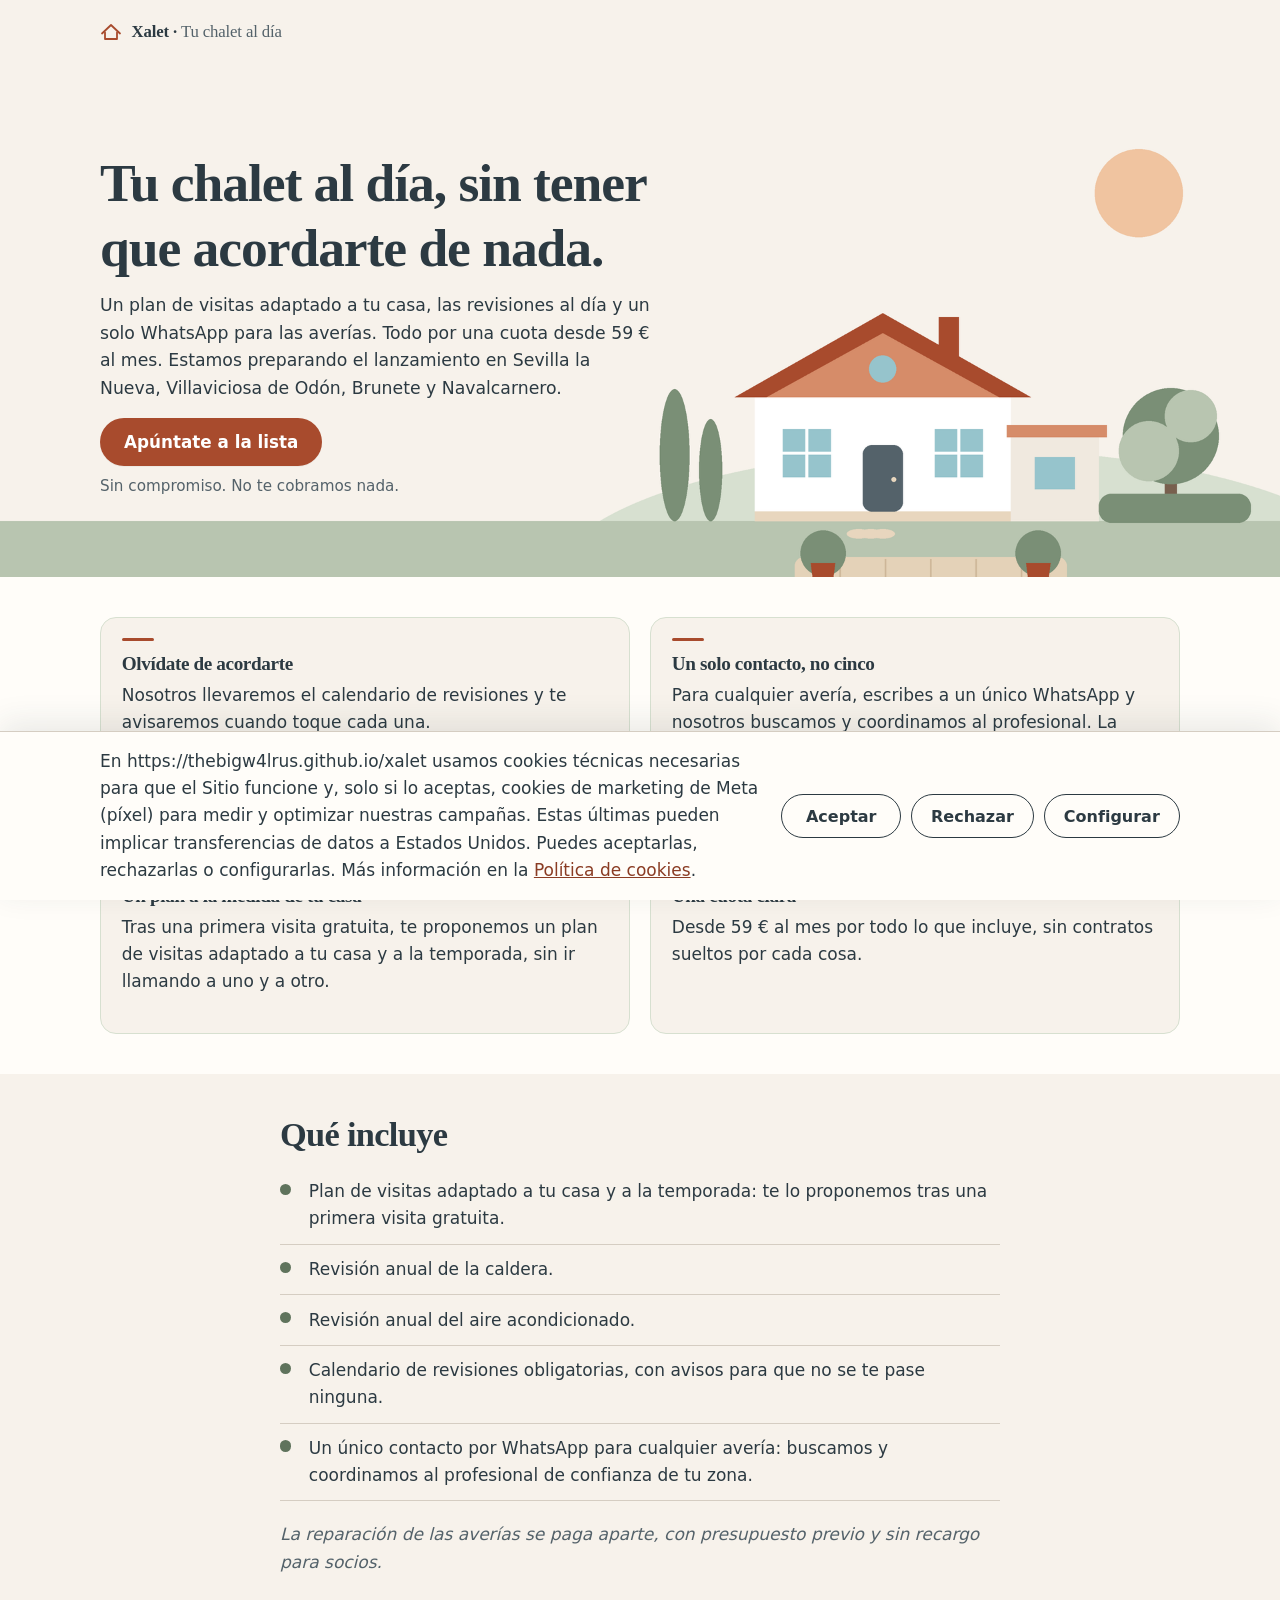
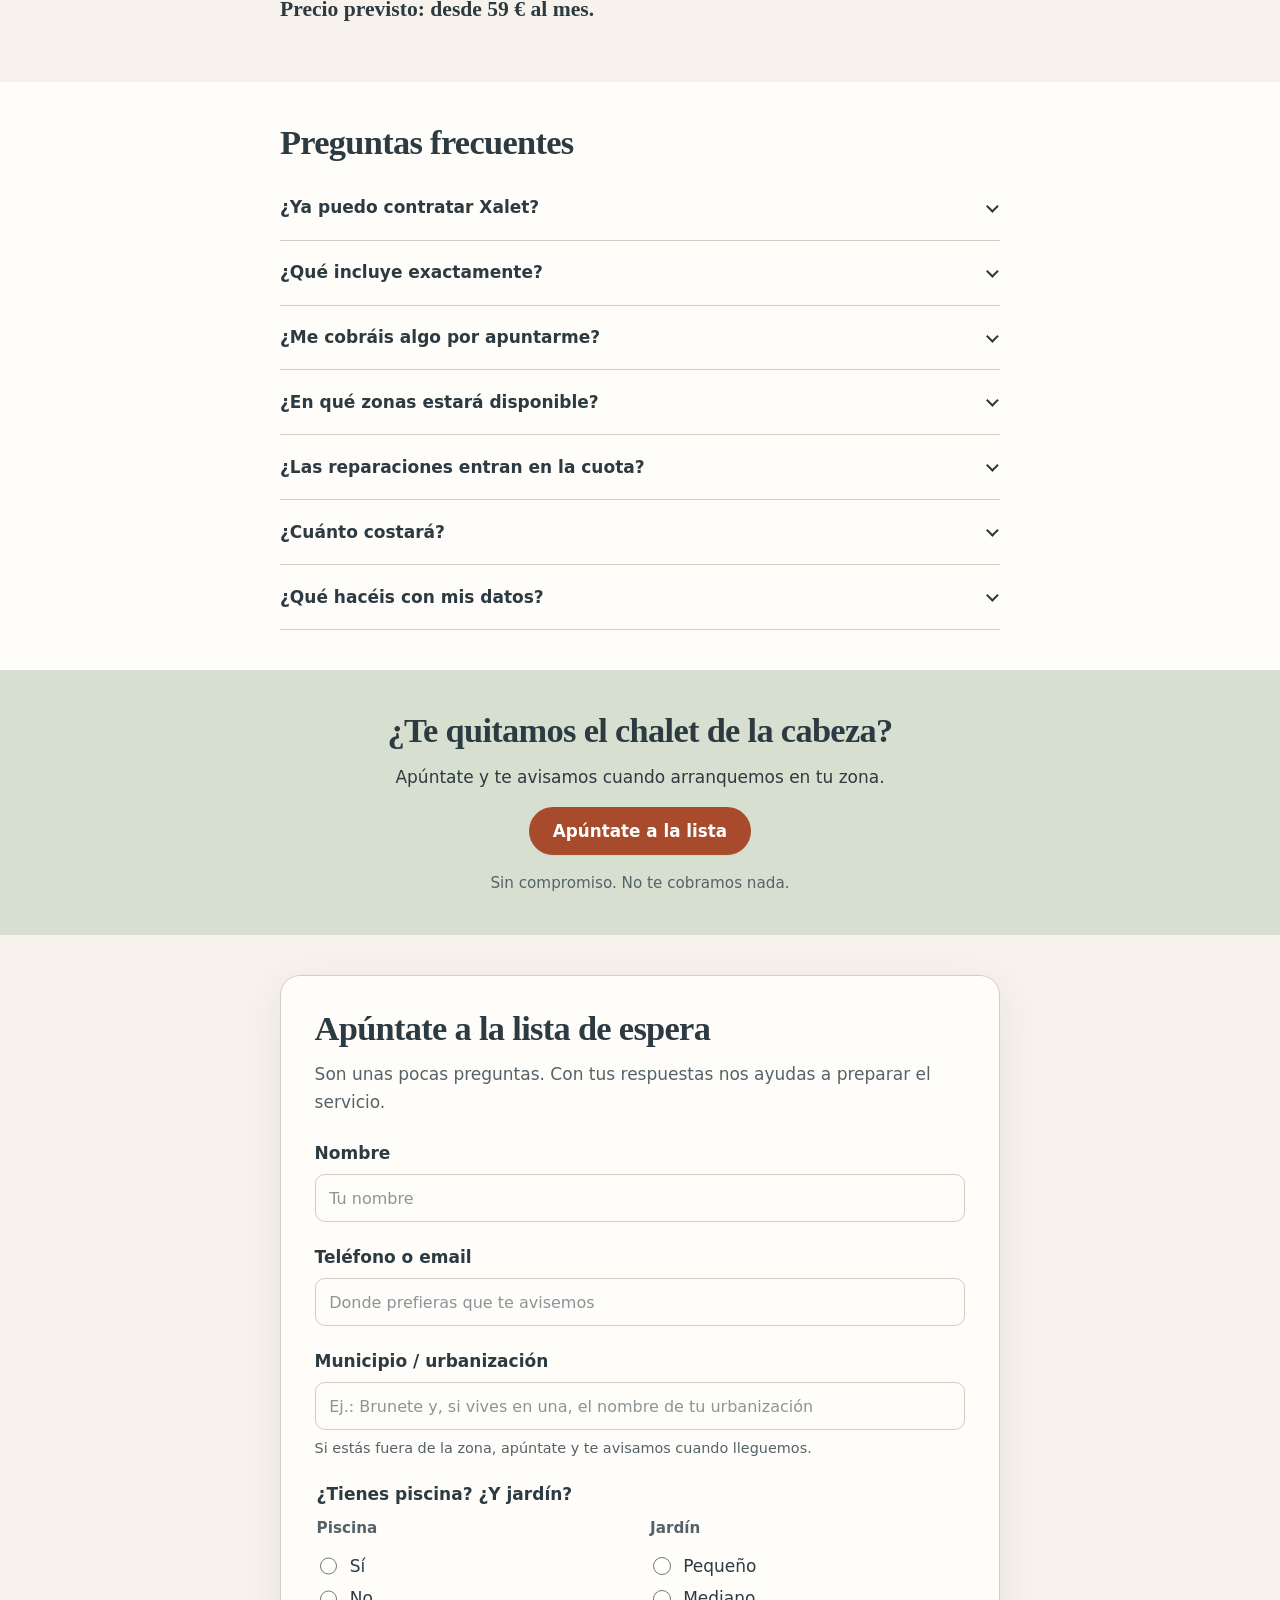
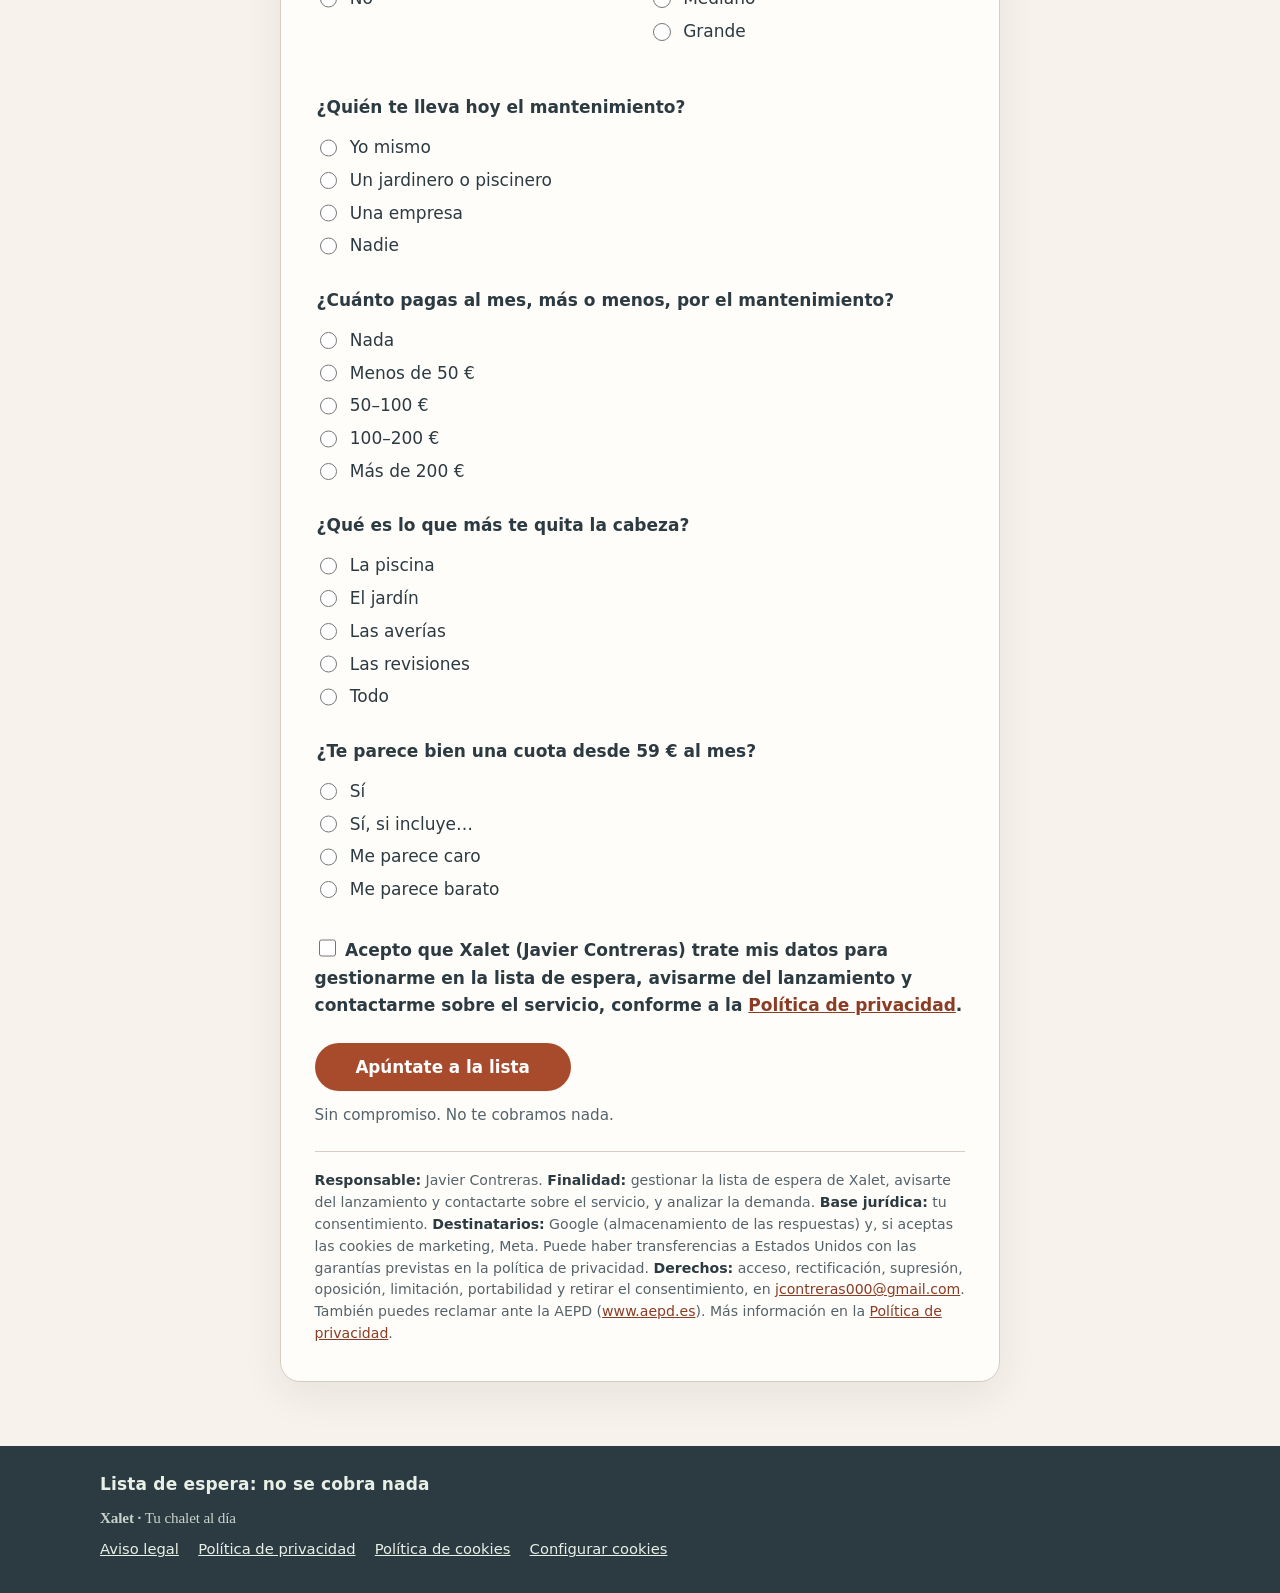
<file: index.html>
<!DOCTYPE html>
<html lang="es">
<head>
  <meta charset="utf-8">
  <meta name="viewport" content="width=device-width, initial-scale=1">
  <meta name="description" content="Un plan de visitas adaptado a tu casa, las revisiones al día y un solo WhatsApp para las averías. Apúntate a la lista de espera de Xalet. Sin compromiso. No te cobramos nada.">
  <title>Xalet · Tu chalet al día</title>
  <link rel="icon" href="images/favicon.svg" type="image/svg+xml">
  <link rel="stylesheet" href="styles.css">
</head>
<body>
  <a class="skip-link" href="#formulario">Saltar al formulario</a>

  <header class="site-header">
    <div class="wrap header-inner">
      <a class="brand" href="index.html">
        <span class="brand-mark" aria-hidden="true">
          <svg width="22" height="22" viewBox="0 0 22 22" fill="none">
            <path d="M2 12.5 11 4l9 8.5" stroke="currentColor" stroke-width="1.8" stroke-linecap="round" stroke-linejoin="round"/>
            <path d="M5 11.5V18h12v-6.5" stroke="currentColor" stroke-width="1.8" stroke-linecap="round" stroke-linejoin="round"/>
          </svg>
        </span>
        <span class="brand-lockup"><span class="brand-name">Xalet</span><span class="brand-dot" aria-hidden="true"> · </span><span class="brand-tagline">Tu chalet al día</span></span>
      </a>
    </div>
  </header>

  <main>
    <section class="hero" aria-labelledby="titular">
      <div class="hero-media">
        <picture>
          <source type="image/webp" srcset="images/hero.webp">
          <img src="images/hero.jpg" width="1920" height="1080" alt="Ilustración de un chalet blanco con tejado de terracota, una terraza con dos macetas y jardín, al sol.">
        </picture>
      </div>
      <div class="wrap hero-grid">
        <div class="hero-copy">
          <h1 id="titular">Tu chalet al día, sin tener que acordarte de nada.</h1>
          <p class="lede">Un plan de visitas adaptado a tu casa, las revisiones al día y un solo WhatsApp para las averías. Todo por una cuota desde 59&nbsp;€ al mes. Estamos preparando el lanzamiento en Sevilla la Nueva, Villaviciosa de Odón, Brunete y Navalcarnero.</p>
          <p class="hero-cta">
            <a class="btn" href="#formulario">Apúntate a la lista</a>
          </p>
          <p class="micro">Sin compromiso. No te cobramos nada.</p>
        </div>
      </div>
    </section>

    <section class="section benefits" aria-labelledby="beneficios-title">
      <div class="wrap">
        <h2 id="beneficios-title" class="visually-hidden">Beneficios</h2>
        <ul class="benefit-grid">
          <li>
            <h3>Olvídate de acordarte</h3>
            <p>Nosotros llevaremos el calendario de revisiones y te avisaremos cuando toque cada una.</p>
          </li>
          <li>
            <h3>Un solo contacto, no cinco</h3>
            <p>Para cualquier avería, escribes a un único WhatsApp y nosotros buscamos y coordinamos al profesional. La reparación va aparte, con presupuesto previo y sin recargo para socios.</p>
          </li>
          <li>
            <h3>Un plan a la medida de tu casa</h3>
            <p>Tras una primera visita gratuita, te proponemos un plan de visitas adaptado a tu casa y a la temporada, sin ir llamando a uno y a otro.</p>
          </li>
          <li>
            <h3>Una cuota clara</h3>
            <p>Desde 59&nbsp;€ al mes por todo lo que incluye, sin contratos sueltos por cada cosa.</p>
          </li>
        </ul>
      </div>
    </section>

    <section class="section includes" aria-labelledby="incluye-title">
      <div class="wrap narrow">
        <h2 id="incluye-title">Qué incluye</h2>
        <ul class="include-list">
          <li>Plan de visitas adaptado a tu casa y a la temporada: te lo proponemos tras una primera visita gratuita.</li>
          <li>Revisión anual de la caldera.</li>
          <li>Revisión anual del aire acondicionado.</li>
          <li>Calendario de revisiones obligatorias, con avisos para que no se te pase ninguna.</li>
          <li>Un único contacto por WhatsApp para cualquier avería: buscamos y coordinamos al profesional de confianza de tu zona.</li>
        </ul>
        <p class="note">La reparación de las averías se paga aparte, con presupuesto previo y sin recargo para socios.</p>
        <p class="price">Precio previsto: desde 59&nbsp;€ al mes.</p>
      </div>
    </section>

    <section class="section faq" aria-labelledby="faq-title">
      <div class="wrap narrow">
        <h2 id="faq-title">Preguntas frecuentes</h2>
        <div class="accordion">
          <details>
            <summary>¿Ya puedo contratar Xalet?</summary>
            <p>Todavía no. El servicio aún no está en marcha: ahora mismo estamos abriendo una lista de espera para el lanzamiento. Si te apuntas, serás de los primeros en enterarte.</p>
          </details>
          <details>
            <summary>¿Qué incluye exactamente?</summary>
            <p>Lo ajustamos a tu casa, sin permanencia. Tras una primera visita gratuita, te proponemos un plan de visitas adaptado a tu casa y a la temporada.</p>
          </details>
          <details>
            <summary>¿Me cobráis algo por apuntarme?</summary>
            <p>No. Apuntarte a la lista es gratis y no te compromete a nada. No te pedimos tarjeta ni datos de pago.</p>
          </details>
          <details>
            <summary>¿En qué zonas estará disponible?</summary>
            <p>Empezaremos en Sevilla la Nueva, Villaviciosa de Odón, Brunete y Navalcarnero. Si estás fuera de la zona, apúntate y te avisamos cuando lleguemos.</p>
          </details>
          <details>
            <summary>¿Las reparaciones entran en la cuota?</summary>
            <p>No. La cuota incluye buscar y coordinar al profesional cuando tengas una avería, pero la reparación se paga aparte, sin recargo para socios. Antes de cualquier reparación te pasamos presupuesto.</p>
          </details>
          <details>
            <summary>¿Cuánto costará?</summary>
            <p>Desde 59&nbsp;€ al mes. Es el precio que tenemos previsto para el lanzamiento. Justo por eso te preguntamos en el formulario qué te parece: tu respuesta nos ayuda a ajustarlo.</p>
          </details>
          <details>
            <summary>¿Qué hacéis con mis datos?</summary>
            <p>Solo los usaremos para avisarte del lanzamiento y, si nos das permiso, para llamarte o escribirte y preguntarte qué necesitas. No los usaremos para nada más y puedes pedirnos que los borremos cuando quieras. Tienes más información en nuestra <a href="privacidad.html">política de privacidad</a>.</p>
          </details>
        </div>
      </div>
    </section>

    <section class="section cta-final" aria-labelledby="cta-final-title">
      <div class="wrap narrow center">
        <h2 id="cta-final-title">¿Te quitamos el chalet de la cabeza?</h2>
        <p>Apúntate y te avisamos cuando arranquemos en tu zona.</p>
        <p><a class="btn" href="#formulario">Apúntate a la lista</a></p>
        <p class="micro">Sin compromiso. No te cobramos nada.</p>
      </div>
    </section>

    <section class="section form-section" id="formulario" aria-labelledby="form-title">
      <div class="wrap narrow">
        <div id="confirmacion" class="confirmation" hidden tabindex="-1">
          <h2>¡Ya estás en la lista!</h2>
          <p>Gracias por apuntarte. Te avisaremos en cuanto Xalet arranque. Recuerda que no te hemos cobrado nada y que no te compromete a nada.</p>
        </div>

        <form id="lista-espera" novalidate>
          <h2 id="form-title">Apúntate a la lista de espera</h2>
          <p class="lede-form">Son unas pocas preguntas. Con tus respuestas nos ayudas a preparar el servicio.</p>

          <div class="hp" aria-hidden="true">
            <label for="website">Sitio web</label>
            <input type="text" id="website" name="website" tabindex="-1" autocomplete="off">
          </div>

          <input type="hidden" name="utm_source" value="">
          <input type="hidden" name="utm_medium" value="">
          <input type="hidden" name="utm_campaign" value="">
          <input type="hidden" name="utm_content" value="">
          <input type="hidden" name="pagina" value="">

          <div class="field" data-field="nombre">
            <label for="nombre">Nombre</label>
            <input type="text" id="nombre" name="nombre" autocomplete="name" placeholder="Tu nombre" required>
            <p class="error" hidden></p>
          </div>

          <div class="field" data-field="contacto">
            <label for="contacto">Teléfono o email</label>
            <input type="text" id="contacto" name="contacto" autocomplete="on" inputmode="email" placeholder="Donde prefieras que te avisemos" required>
            <p class="error" hidden></p>
          </div>

          <div class="field" data-field="municipio">
            <label for="municipio">Municipio / urbanización</label>
            <input type="text" id="municipio" name="municipio" autocomplete="address-level2" placeholder="Ej.: Brunete y, si vives en una, el nombre de tu urbanización" required>
            <p class="hint" id="municipio-hint">Si estás fuera de la zona, apúntate y te avisamos cuando lleguemos.</p>
            <p class="error" hidden></p>
          </div>

          <fieldset class="field field-split" data-field="piscina-jardin">
            <legend>¿Tienes piscina? ¿Y jardín?</legend>
            <div class="split">
              <div class="field" data-field="piscina">
                <fieldset class="sub">
                  <legend>Piscina</legend>
                  <label class="choice"><input type="radio" name="piscina" value="Sí"> Sí</label>
                  <label class="choice"><input type="radio" name="piscina" value="No"> No</label>
                </fieldset>
                <p class="error" hidden></p>
              </div>
              <div class="field" data-field="jardin">
                <fieldset class="sub">
                  <legend>Jardín</legend>
                  <label class="choice"><input type="radio" name="jardin" value="Pequeño"> Pequeño</label>
                  <label class="choice"><input type="radio" name="jardin" value="Mediano"> Mediano</label>
                  <label class="choice"><input type="radio" name="jardin" value="Grande"> Grande</label>
                </fieldset>
                <p class="error" hidden></p>
              </div>
            </div>
          </fieldset>

          <div class="field" data-field="mantenimiento_actual">
            <fieldset>
              <legend>¿Quién te lleva hoy el mantenimiento?</legend>
              <label class="choice"><input type="radio" name="mantenimiento_actual" value="Yo mismo"> Yo mismo</label>
              <label class="choice"><input type="radio" name="mantenimiento_actual" value="Un jardinero o piscinero"> Un jardinero o piscinero</label>
              <label class="choice"><input type="radio" name="mantenimiento_actual" value="Una empresa"> Una empresa</label>
              <label class="choice"><input type="radio" name="mantenimiento_actual" value="Nadie"> Nadie</label>
            </fieldset>
            <p class="error" hidden></p>
          </div>

          <div class="field" data-field="pago_mensual_actual">
            <fieldset>
              <legend>¿Cuánto pagas al mes, más o menos, por el mantenimiento?</legend>
              <label class="choice"><input type="radio" name="pago_mensual_actual" value="Nada"> Nada</label>
              <label class="choice"><input type="radio" name="pago_mensual_actual" value="Menos de 50 €"> Menos de 50&nbsp;€</label>
              <label class="choice"><input type="radio" name="pago_mensual_actual" value="50–100 €"> 50–100&nbsp;€</label>
              <label class="choice"><input type="radio" name="pago_mensual_actual" value="100–200 €"> 100–200&nbsp;€</label>
              <label class="choice"><input type="radio" name="pago_mensual_actual" value="Más de 200 €"> Más de 200&nbsp;€</label>
            </fieldset>
            <p class="error" hidden></p>
          </div>

          <div class="field" data-field="preocupacion_principal">
            <fieldset>
              <legend>¿Qué es lo que más te quita la cabeza?</legend>
              <label class="choice"><input type="radio" name="preocupacion_principal" value="La piscina"> La piscina</label>
              <label class="choice"><input type="radio" name="preocupacion_principal" value="El jardín"> El jardín</label>
              <label class="choice"><input type="radio" name="preocupacion_principal" value="Las averías"> Las averías</label>
              <label class="choice"><input type="radio" name="preocupacion_principal" value="Las revisiones"> Las revisiones</label>
              <label class="choice"><input type="radio" name="preocupacion_principal" value="Todo"> Todo</label>
            </fieldset>
            <p class="error" hidden></p>
          </div>

          <div class="field" data-field="precio_59">
            <fieldset>
              <legend>¿Te parece bien una cuota desde 59&nbsp;€ al mes?</legend>
              <label class="choice"><input type="radio" name="precio_59" value="Sí"> Sí</label>
              <label class="choice"><input type="radio" name="precio_59" value="Sí, si incluye…"> Sí, si incluye…</label>
              <label class="choice"><input type="radio" name="precio_59" value="Me parece caro"> Me parece caro</label>
              <label class="choice"><input type="radio" name="precio_59" value="Me parece barato"> Me parece barato</label>
            </fieldset>
            <p class="error" hidden></p>
            <div class="field extra-field" id="precio-incluye-wrap" hidden data-field="precio_si_incluye">
              <label for="precio_si_incluye">Si incluye…</label>
              <input type="text" id="precio_si_incluye" name="precio_si_incluye" placeholder="¿Qué te gustaría que incluyera?" maxlength="300" autocomplete="off">
              <p class="error" hidden></p>
            </div>
          </div>

          <input type="hidden" name="consentimiento_fecha_hora" id="consentimiento_fecha_hora" value="">
          <input type="hidden" name="privacidad_url" id="privacidad_url" value="">

          <div class="field consent" data-field="consentimiento">
            <label class="choice consent-label">
              <input type="checkbox" id="consentimiento" name="consentimiento" value="sí" required>
              <span>Acepto que Xalet (Javier Contreras) trate mis datos para gestionarme en la lista de espera, avisarme del lanzamiento y contactarme sobre el servicio, conforme a la <a href="https://thebigw4lrus.github.io/xalet/privacidad">Política de privacidad</a>.</span>
            </label>
            <p class="error" hidden></p>
          </div>

          <div class="form-actions">
            <button type="submit" class="btn" id="submit-btn">Apúntate a la lista</button>
            <p class="micro">Sin compromiso. No te cobramos nada.</p>
          </div>

          <aside class="capa-informativa" aria-label="Información básica sobre protección de datos">
            <p><strong>Responsable:</strong> Javier Contreras. <strong>Finalidad:</strong> gestionar la lista de espera de Xalet, avisarte del lanzamiento y contactarte sobre el servicio, y analizar la demanda. <strong>Base jurídica:</strong> tu consentimiento. <strong>Destinatarios:</strong> Google (almacenamiento de las respuestas) y, si aceptas las cookies de marketing, Meta. Puede haber transferencias a Estados Unidos con las garantías previstas en la política de privacidad. <strong>Derechos:</strong> acceso, rectificación, supresión, oposición, limitación, portabilidad y retirar el consentimiento, en <a href="mailto:jcontreras000@gmail.com">jcontreras000@gmail.com</a>. También puedes reclamar ante la AEPD (<a href="http://www.aepd.es">www.aepd.es</a>). Más información en la <a href="https://thebigw4lrus.github.io/xalet/privacidad">Política de privacidad</a>.</p>
          </aside>
        </form>
      </div>
    </section>
  </main>

  <footer class="site-footer">
    <div class="wrap footer-inner">
      <p class="footer-note">Lista de espera: no se cobra nada</p>
      <p class="footer-brand"><span class="brand-name">Xalet</span><span aria-hidden="true"> · </span><span class="brand-tagline">Tu chalet al día</span></p>
      <nav class="footer-nav" aria-label="Legal">
        <a href="aviso-legal.html">Aviso legal</a>
        <a href="privacidad.html">Política de privacidad</a>
        <a href="cookies.html">Política de cookies</a>
        <a href="cookies.html#configurar">Configurar cookies</a>
      </nav>
    </div>
  </footer>

  <div id="cookie-banner" class="cookie-banner" hidden role="dialog" aria-labelledby="cookie-text" aria-live="polite">
    <div class="cookie-inner wrap">
      <p id="cookie-text">En https://thebigw4lrus.github.io/xalet usamos cookies técnicas necesarias para que el Sitio funcione y, solo si lo aceptas, cookies de marketing de Meta (píxel) para medir y optimizar nuestras campañas. Estas últimas pueden implicar transferencias de datos a Estados Unidos. Puedes aceptarlas, rechazarlas o configurarlas. Más información en la <a href="https://thebigw4lrus.github.io/xalet/cookies">Política de cookies</a>.</p>
      <div class="cookie-actions">
        <button type="button" class="btn-cookie" data-cookie="accepted">Aceptar</button>
        <button type="button" class="btn-cookie" data-cookie="rejected">Rechazar</button>
        <a class="btn-cookie" href="cookies.html#configurar">Configurar</a>
      </div>
    </div>
  </div>

  <script src="app.js" defer></script>
</body>
</html>
</file>
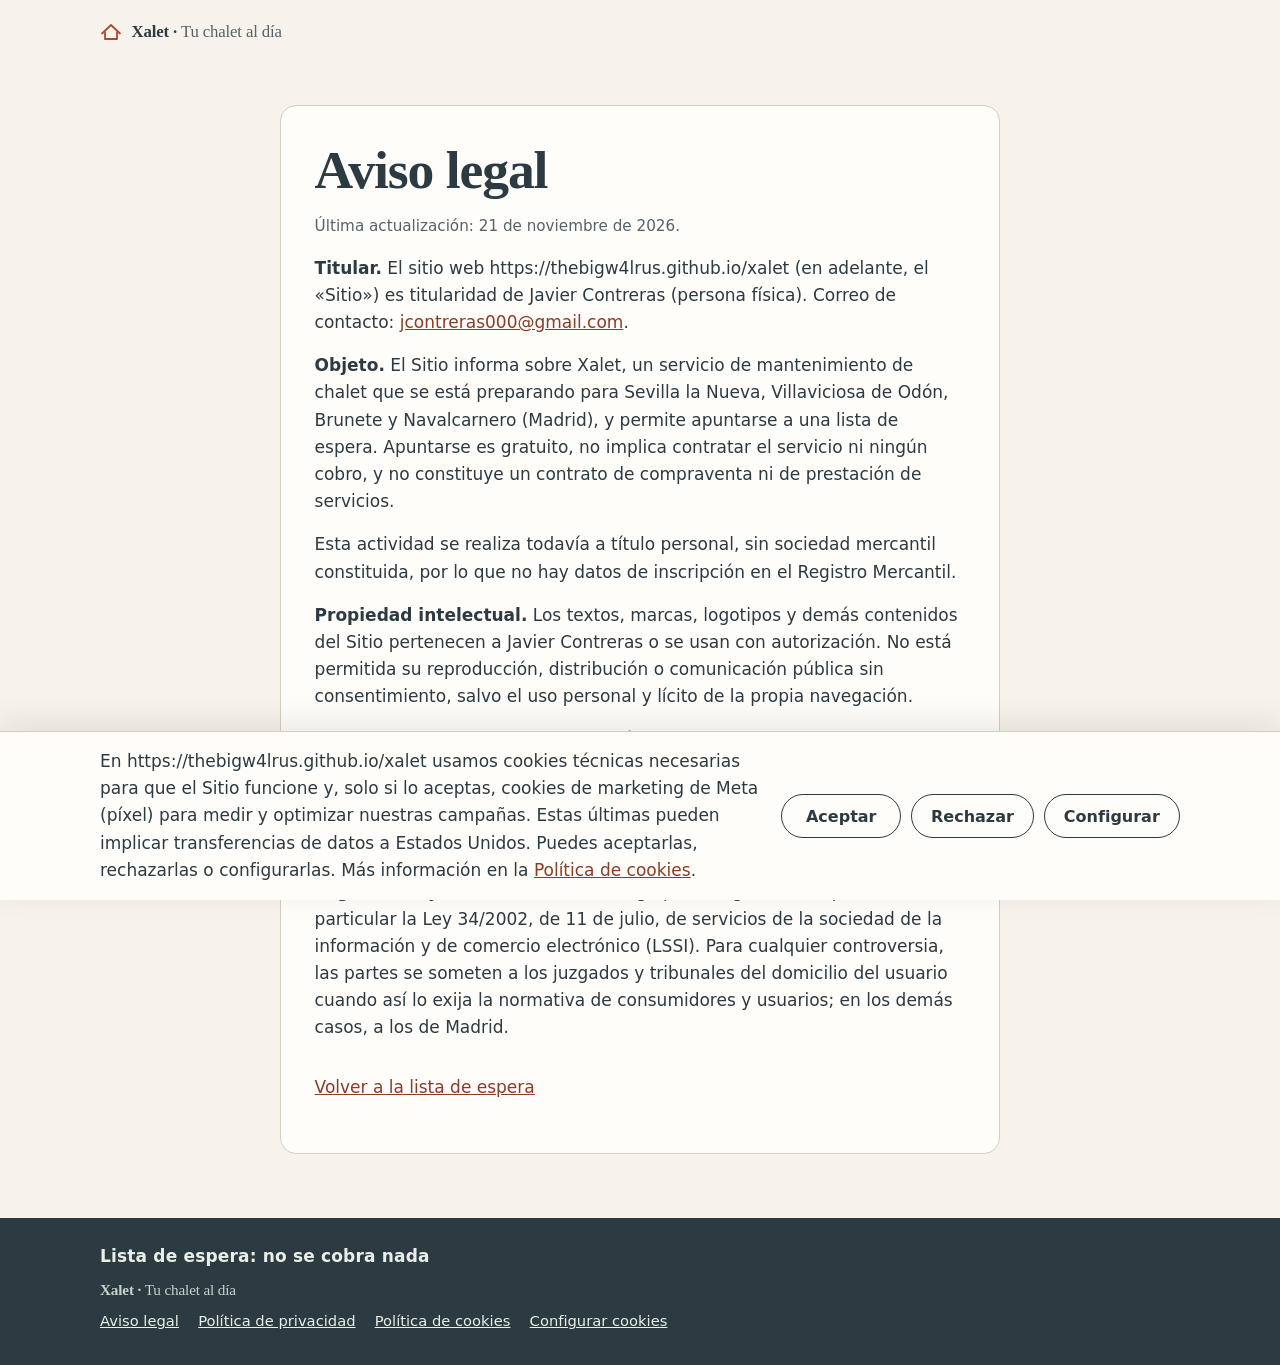
<file: aviso-legal.html>
<!DOCTYPE html>
<html lang="es">
<head>
  <meta charset="utf-8">
  <meta name="viewport" content="width=device-width, initial-scale=1">
  <meta name="robots" content="noindex">
  <title>Aviso legal · Xalet · Tu chalet al día</title>
  <link rel="icon" href="images/favicon.svg" type="image/svg+xml">
  <link rel="stylesheet" href="styles.css">
</head>
<body data-page="aviso-legal">
  <a class="skip-link" href="#contenido">Saltar al contenido</a>
  <header class="site-header">
    <div class="wrap header-inner">
      <a class="brand" href="index.html">
        <span class="brand-mark" aria-hidden="true">
          <svg width="22" height="22" viewBox="0 0 22 22" fill="none">
            <path d="M2 12.5 11 4l9 8.5" stroke="currentColor" stroke-width="1.8" stroke-linecap="round" stroke-linejoin="round"/>
            <path d="M5 11.5V18h12v-6.5" stroke="currentColor" stroke-width="1.8" stroke-linecap="round" stroke-linejoin="round"/>
          </svg>
        </span>
        <span class="brand-lockup"><span class="brand-name">Xalet</span><span class="brand-dot" aria-hidden="true"> · </span><span class="brand-tagline">Tu chalet al día</span></span>
      </a>
    </div>
  </header>
  <main id="contenido" class="legal">
    <div class="wrap narrow">
      <article class="card">
        <h1>Aviso legal</h1>
        <p class="legal-date">Última actualización: 21 de noviembre de 2026.</p>
        <p><strong>Titular.</strong> El sitio web https://thebigw4lrus.github.io/xalet (en adelante, el «Sitio») es titularidad de Javier Contreras (persona física). Correo de contacto: <a href="mailto:jcontreras000@gmail.com">jcontreras000@gmail.com</a>.</p>
        <p><strong>Objeto.</strong> El Sitio informa sobre Xalet, un servicio de mantenimiento de chalet que se está preparando para Sevilla la Nueva, Villaviciosa de Odón, Brunete y Navalcarnero (Madrid), y permite apuntarse a una lista de espera. Apuntarse es gratuito, no implica contratar el servicio ni ningún cobro, y no constituye un contrato de compraventa ni de prestación de servicios.</p>
        <p>Esta actividad se realiza todavía a título personal, sin sociedad mercantil constituida, por lo que no hay datos de inscripción en el Registro Mercantil.</p>
        <p><strong>Propiedad intelectual.</strong> Los textos, marcas, logotipos y demás contenidos del Sitio pertenecen a Javier Contreras o se usan con autorización. No está permitida su reproducción, distribución o comunicación pública sin consentimiento, salvo el uso personal y lícito de la propia navegación.</p>
        <p><strong>Responsabilidad.</strong> El Sitio tiene carácter informativo y de prueba de demanda. La información sobre el servicio futuro (incluido el precio previsto) puede actualizarse. Javier Contreras no se responsabiliza de daños derivados de un uso indebido del Sitio ni de la indisponibilidad temporal del mismo.</p>
        <p><strong>Legislación y fuero.</strong> Este aviso se rige por la legislación española, en particular la Ley 34/2002, de 11 de julio, de servicios de la sociedad de la información y de comercio electrónico (LSSI). Para cualquier controversia, las partes se someten a los juzgados y tribunales del domicilio del usuario cuando así lo exija la normativa de consumidores y usuarios; en los demás casos, a los de Madrid.</p>
        <p class="legal-back"><a href="index.html">Volver a la lista de espera</a></p>
      </article>
    </div>
  </main>
  <footer class="site-footer">
    <div class="wrap footer-inner">
      <p class="footer-note">Lista de espera: no se cobra nada</p>
      <p class="footer-brand"><span class="brand-name">Xalet</span><span aria-hidden="true"> · </span><span class="brand-tagline">Tu chalet al día</span></p>
      <nav class="footer-nav" aria-label="Legal">
        <a href="aviso-legal.html" aria-current="page">Aviso legal</a>
        <a href="privacidad.html">Política de privacidad</a>
        <a href="cookies.html">Política de cookies</a>
        <a href="cookies.html#configurar">Configurar cookies</a>
      </nav>
    </div>
  </footer>
  <div id="cookie-banner" class="cookie-banner" hidden role="dialog" aria-labelledby="cookie-text" aria-live="polite">
    <div class="cookie-inner wrap">
      <p id="cookie-text">En https://thebigw4lrus.github.io/xalet usamos cookies técnicas necesarias para que el Sitio funcione y, solo si lo aceptas, cookies de marketing de Meta (píxel) para medir y optimizar nuestras campañas. Estas últimas pueden implicar transferencias de datos a Estados Unidos. Puedes aceptarlas, rechazarlas o configurarlas. Más información en la <a href="https://thebigw4lrus.github.io/xalet/cookies">Política de cookies</a>.</p>
      <div class="cookie-actions">
        <button type="button" class="btn-cookie" data-cookie="accepted">Aceptar</button>
        <button type="button" class="btn-cookie" data-cookie="rejected">Rechazar</button>
        <a class="btn-cookie" href="cookies.html#configurar">Configurar</a>
      </div>
    </div>
  </div>
  <script src="app.js" defer></script>
</body>
</html>
</file>
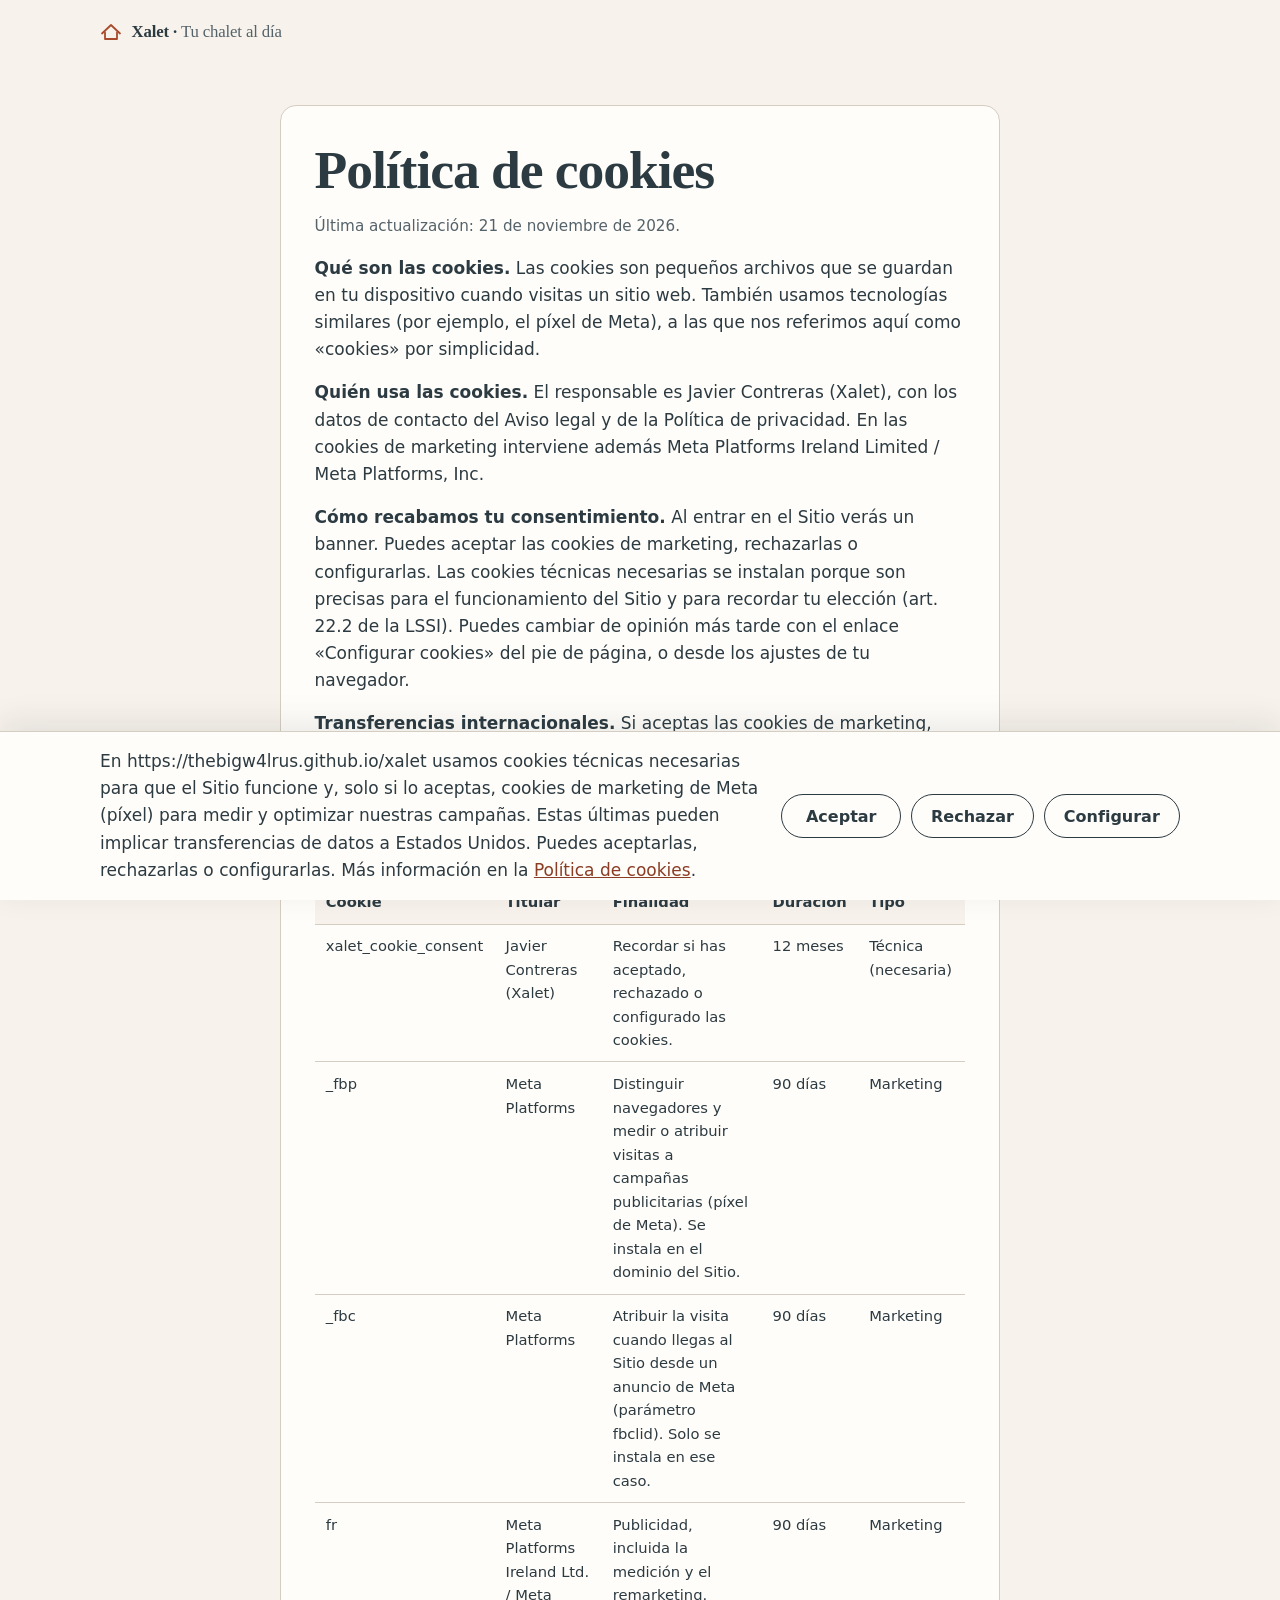
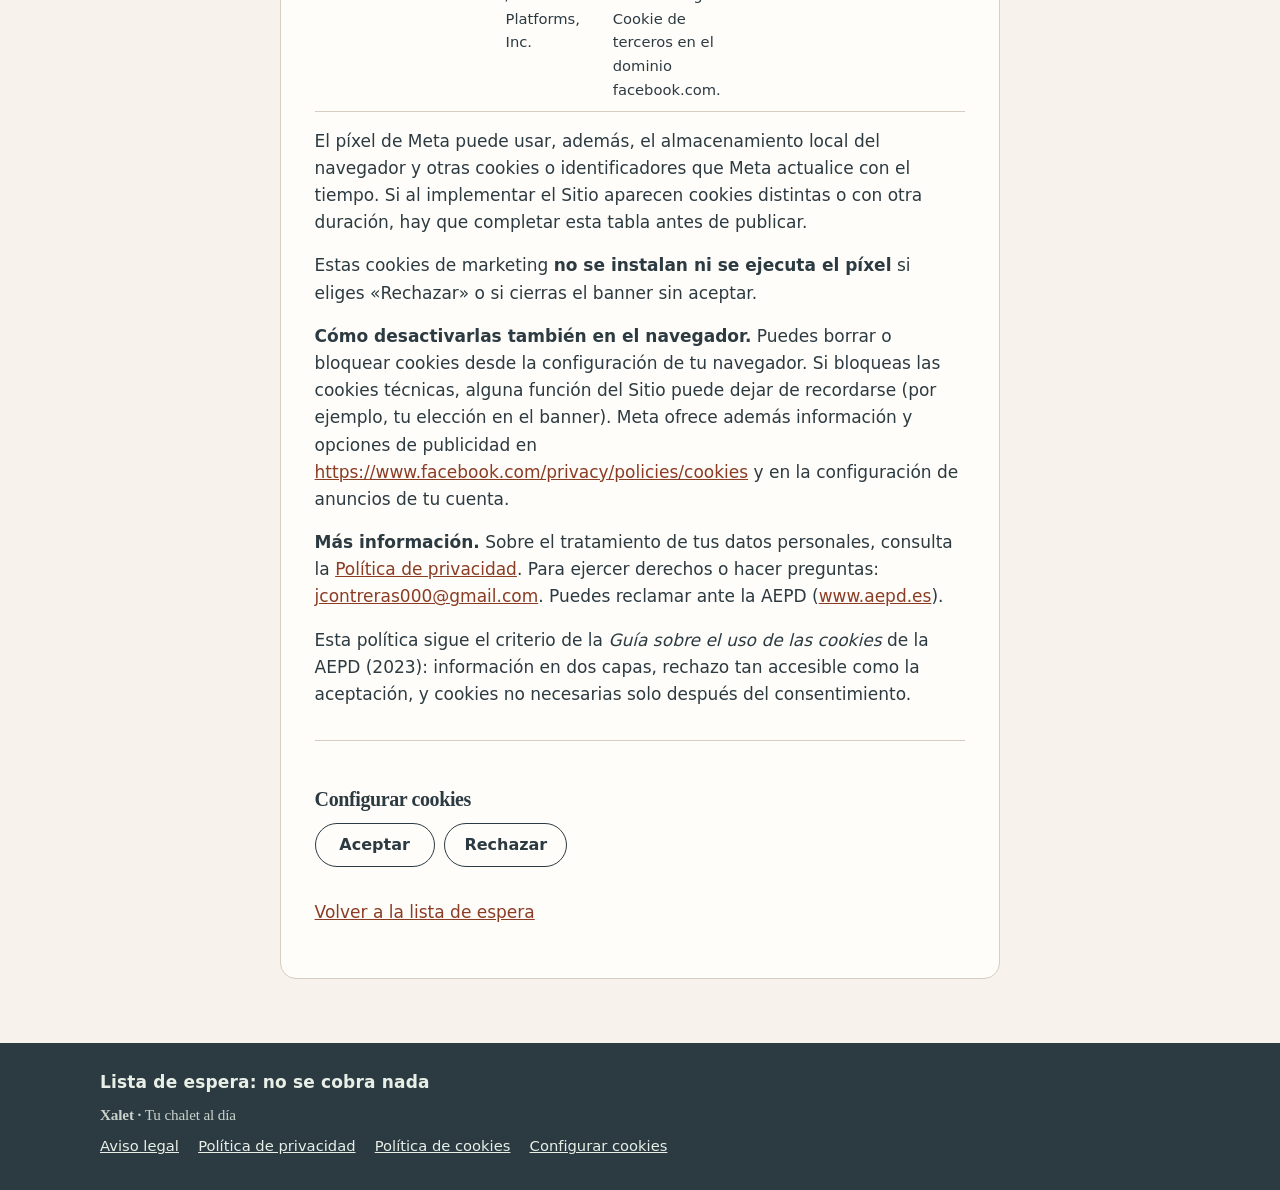
<file: cookies.html>
<!DOCTYPE html>
<html lang="es">
<head>
  <meta charset="utf-8">
  <meta name="viewport" content="width=device-width, initial-scale=1">
  <meta name="robots" content="noindex">
  <title>Política de cookies · Xalet · Tu chalet al día</title>
  <link rel="icon" href="images/favicon.svg" type="image/svg+xml">
  <link rel="stylesheet" href="styles.css">
</head>
<body data-page="cookies">
  <a class="skip-link" href="#contenido">Saltar al contenido</a>
  <header class="site-header">
    <div class="wrap header-inner">
      <a class="brand" href="index.html">
        <span class="brand-mark" aria-hidden="true">
          <svg width="22" height="22" viewBox="0 0 22 22" fill="none">
            <path d="M2 12.5 11 4l9 8.5" stroke="currentColor" stroke-width="1.8" stroke-linecap="round" stroke-linejoin="round"/>
            <path d="M5 11.5V18h12v-6.5" stroke="currentColor" stroke-width="1.8" stroke-linecap="round" stroke-linejoin="round"/>
          </svg>
        </span>
        <span class="brand-lockup"><span class="brand-name">Xalet</span><span class="brand-dot" aria-hidden="true"> · </span><span class="brand-tagline">Tu chalet al día</span></span>
      </a>
    </div>
  </header>
  <main id="contenido" class="legal">
    <div class="wrap narrow">
      <article class="card">
        <h1>Política de cookies</h1>
        <p class="legal-date">Última actualización: 21 de noviembre de 2026.</p>
        <p><strong>Qué son las cookies.</strong> Las cookies son pequeños archivos que se guardan en tu dispositivo cuando visitas un sitio web. También usamos tecnologías similares (por ejemplo, el píxel de Meta), a las que nos referimos aquí como «cookies» por simplicidad.</p>
        <p><strong>Quién usa las cookies.</strong> El responsable es Javier Contreras (Xalet), con los datos de contacto del Aviso legal y de la Política de privacidad. En las cookies de marketing interviene además Meta Platforms Ireland Limited / Meta Platforms, Inc.</p>
        <p><strong>Cómo recabamos tu consentimiento.</strong> Al entrar en el Sitio verás un banner. Puedes aceptar las cookies de marketing, rechazarlas o configurarlas. Las cookies técnicas necesarias se instalan porque son precisas para el funcionamiento del Sitio y para recordar tu elección (art. 22.2 de la LSSI). Puedes cambiar de opinión más tarde con el enlace «Configurar cookies» del pie de página, o desde los ajustes de tu navegador.</p>
        <p><strong>Transferencias internacionales.</strong> Si aceptas las cookies de marketing, Meta puede tratar datos en Estados Unidos, en los términos descritos en la Política de privacidad (Data Privacy Framework y/o cláusulas contractuales tipo).</p>
        <h2>Tabla de cookies</h2>
        <div class="table-wrap">
          <table>
            <thead>
              <tr>
                <th scope="col">Cookie</th>
                <th scope="col">Titular</th>
                <th scope="col">Finalidad</th>
                <th scope="col">Duración</th>
                <th scope="col">Tipo</th>
              </tr>
            </thead>
            <tbody>
              <tr>
                <td>xalet_cookie_consent</td>
                <td>Javier Contreras (Xalet)</td>
                <td>Recordar si has aceptado, rechazado o configurado las cookies.</td>
                <td>12 meses</td>
                <td>Técnica (necesaria)</td>
              </tr>
              <tr>
                <td>_fbp</td>
                <td>Meta Platforms</td>
                <td>Distinguir navegadores y medir o atribuir visitas a campañas publicitarias (píxel de Meta). Se instala en el dominio del Sitio.</td>
                <td>90 días</td>
                <td>Marketing</td>
              </tr>
              <tr>
                <td>_fbc</td>
                <td>Meta Platforms</td>
                <td>Atribuir la visita cuando llegas al Sitio desde un anuncio de Meta (parámetro fbclid). Solo se instala en ese caso.</td>
                <td>90 días</td>
                <td>Marketing</td>
              </tr>
              <tr>
                <td>fr</td>
                <td>Meta Platforms Ireland Ltd. / Meta Platforms, Inc.</td>
                <td>Publicidad, incluida la medición y el remarketing. Cookie de terceros en el dominio facebook.com.</td>
                <td>90 días</td>
                <td>Marketing</td>
              </tr>
            </tbody>
          </table>
        </div>
        <p>El píxel de Meta puede usar, además, el almacenamiento local del navegador y otras cookies o identificadores que Meta actualice con el tiempo. Si al implementar el Sitio aparecen cookies distintas o con otra duración, hay que completar esta tabla antes de publicar.</p>
        <p>Estas cookies de marketing <strong>no se instalan ni se ejecuta el píxel</strong> si eliges «Rechazar» o si cierras el banner sin aceptar.</p>
        <p><strong>Cómo desactivarlas también en el navegador.</strong> Puedes borrar o bloquear cookies desde la configuración de tu navegador. Si bloqueas las cookies técnicas, alguna función del Sitio puede dejar de recordarse (por ejemplo, tu elección en el banner). Meta ofrece además información y opciones de publicidad en <a href="https://www.facebook.com/privacy/policies/cookies">https://www.facebook.com/privacy/policies/cookies</a> y en la configuración de anuncios de tu cuenta.</p>
        <p><strong>Más información.</strong> Sobre el tratamiento de tus datos personales, consulta la <a href="https://thebigw4lrus.github.io/xalet/privacidad">Política de privacidad</a>. Para ejercer derechos o hacer preguntas: <a href="mailto:jcontreras000@gmail.com">jcontreras000@gmail.com</a>. Puedes reclamar ante la AEPD (<a href="https://www.aepd.es">www.aepd.es</a>).</p>
        <p>Esta política sigue el criterio de la <cite>Guía sobre el uso de las cookies</cite> de la AEPD (2023): información en dos capas, rechazo tan accesible como la aceptación, y cookies no necesarias solo después del consentimiento.</p>
        <section id="configurar" class="cookie-manage">
          <h2>Configurar cookies</h2>
          <p id="cookie-choice-status" hidden></p>
          <div class="cookie-actions">
            <button type="button" class="btn-cookie" data-cookie="accepted">Aceptar</button>
            <button type="button" class="btn-cookie" data-cookie="rejected">Rechazar</button>
          </div>
        </section>
        <p class="legal-back"><a href="index.html">Volver a la lista de espera</a></p>
      </article>
    </div>
  </main>
  <footer class="site-footer">
    <div class="wrap footer-inner">
      <p class="footer-note">Lista de espera: no se cobra nada</p>
      <p class="footer-brand"><span class="brand-name">Xalet</span><span aria-hidden="true"> · </span><span class="brand-tagline">Tu chalet al día</span></p>
      <nav class="footer-nav" aria-label="Legal">
        <a href="aviso-legal.html">Aviso legal</a>
        <a href="privacidad.html">Política de privacidad</a>
        <a href="cookies.html" aria-current="page">Política de cookies</a>
        <a href="cookies.html#configurar">Configurar cookies</a>
      </nav>
    </div>
  </footer>
  <div id="cookie-banner" class="cookie-banner" hidden role="dialog" aria-labelledby="cookie-text" aria-live="polite">
    <div class="cookie-inner wrap">
      <p id="cookie-text">En https://thebigw4lrus.github.io/xalet usamos cookies técnicas necesarias para que el Sitio funcione y, solo si lo aceptas, cookies de marketing de Meta (píxel) para medir y optimizar nuestras campañas. Estas últimas pueden implicar transferencias de datos a Estados Unidos. Puedes aceptarlas, rechazarlas o configurarlas. Más información en la <a href="https://thebigw4lrus.github.io/xalet/cookies">Política de cookies</a>.</p>
      <div class="cookie-actions">
        <button type="button" class="btn-cookie" data-cookie="accepted">Aceptar</button>
        <button type="button" class="btn-cookie" data-cookie="rejected">Rechazar</button>
        <a class="btn-cookie" href="cookies.html#configurar">Configurar</a>
      </div>
    </div>
  </div>
  <script src="app.js" defer></script>
</body>
</html>
</file>
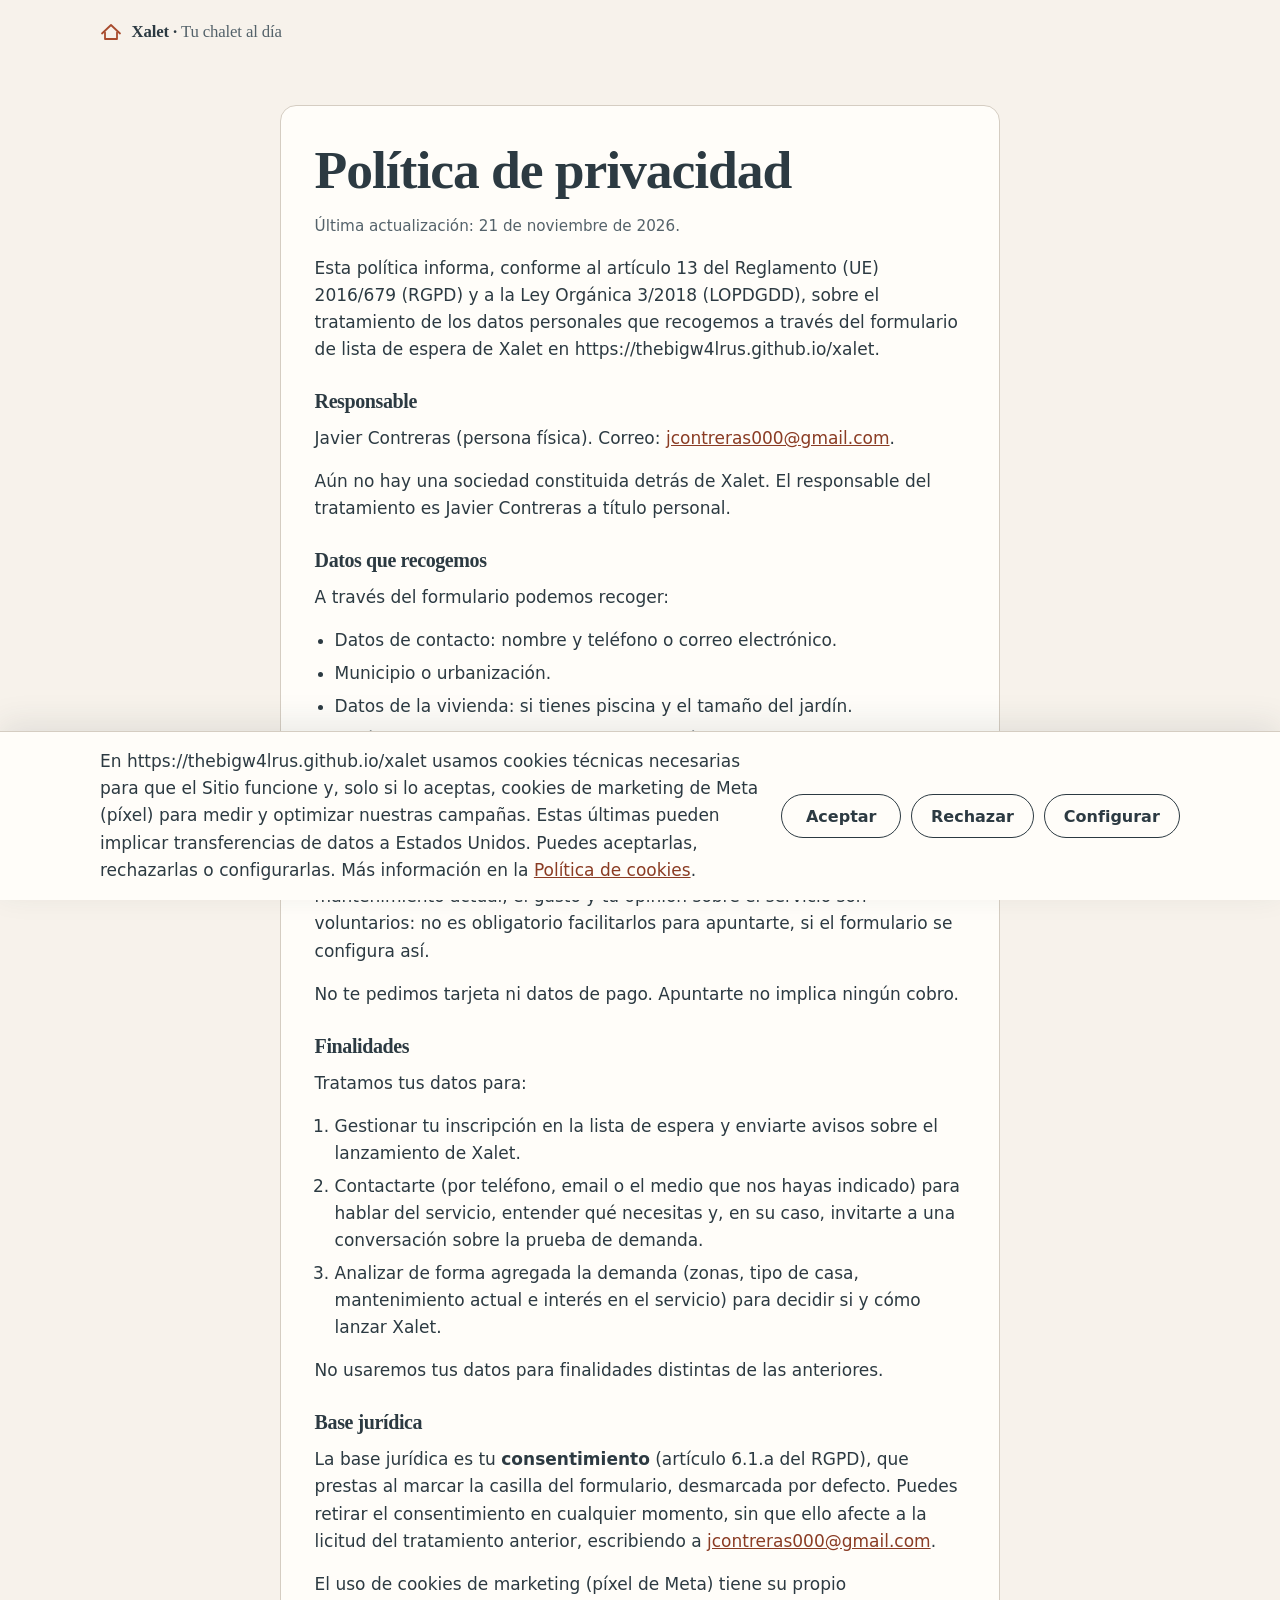
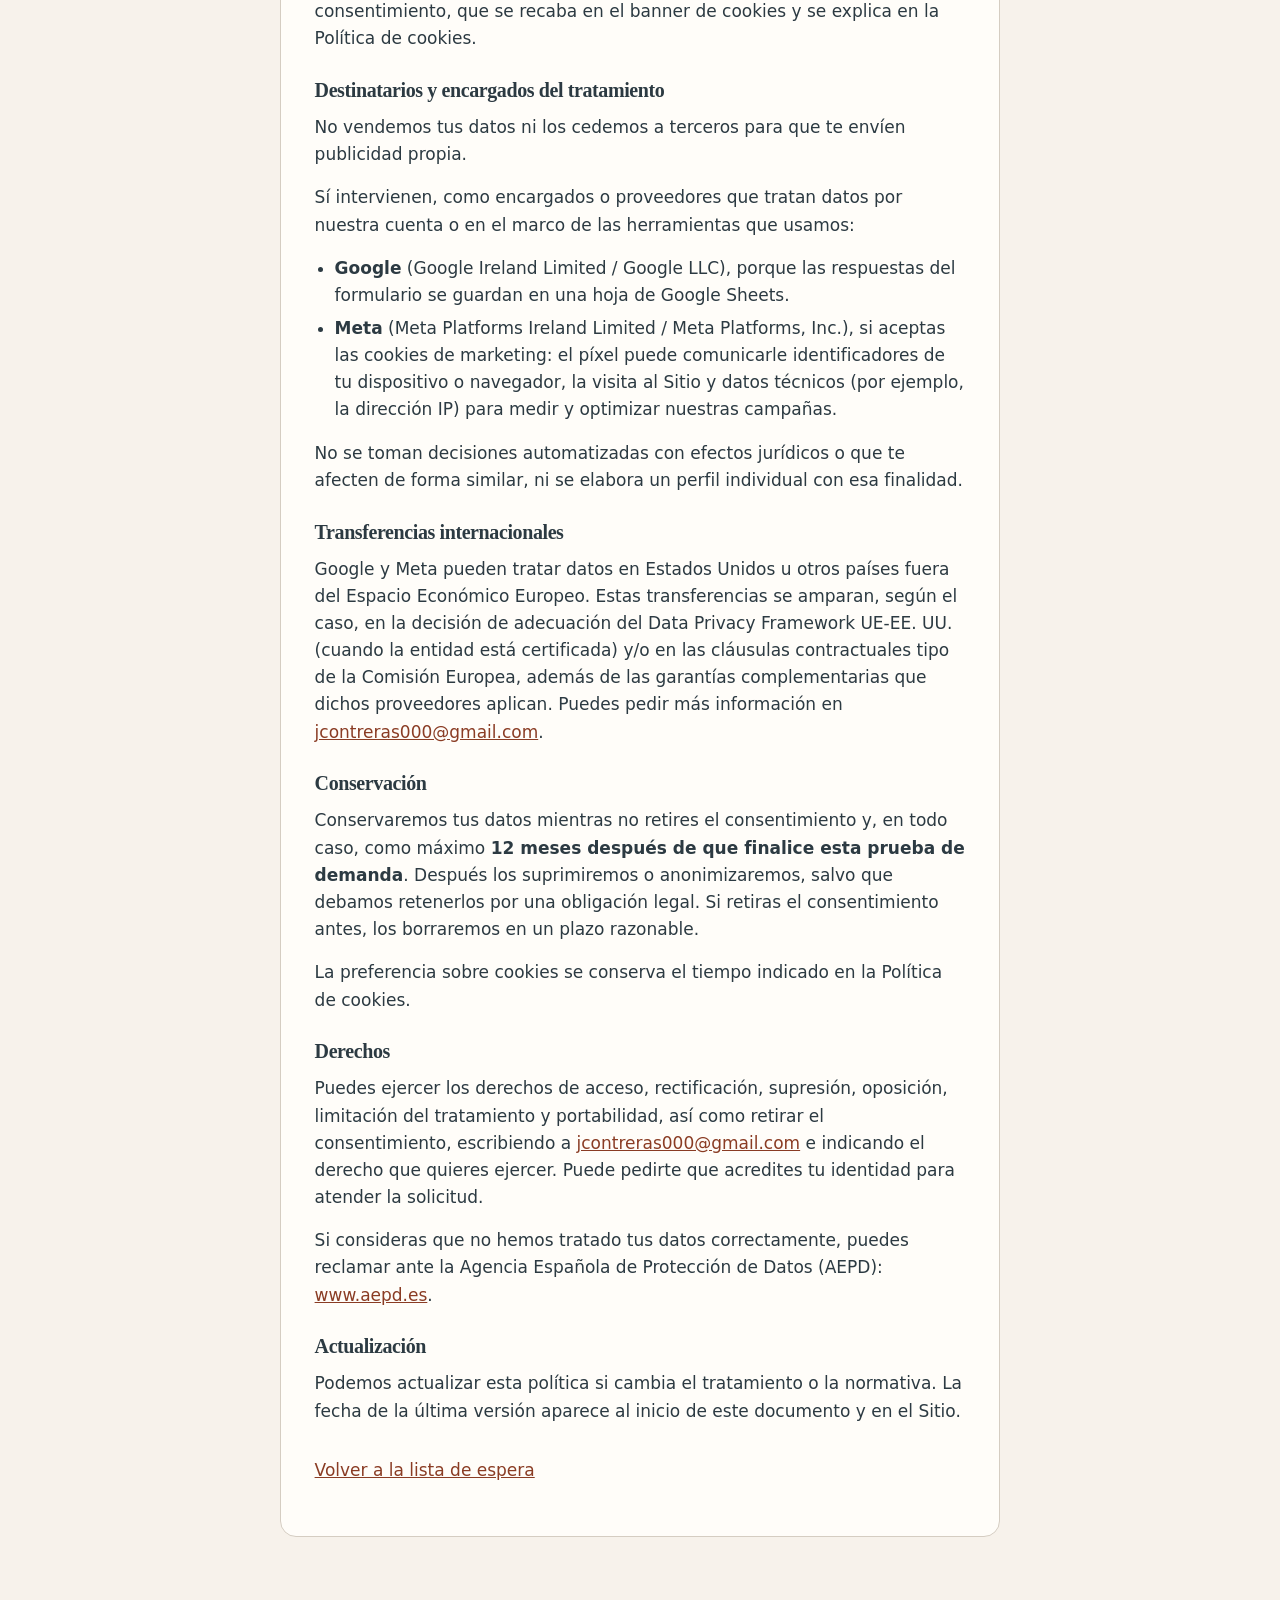
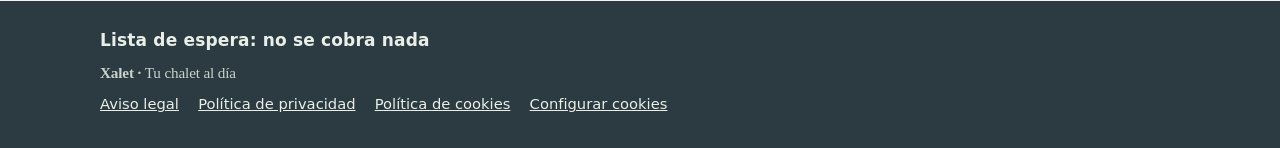
<file: privacidad.html>
<!DOCTYPE html>
<html lang="es">
<head>
  <meta charset="utf-8">
  <meta name="viewport" content="width=device-width, initial-scale=1">
  <meta name="robots" content="noindex">
  <title>Política de privacidad · Xalet · Tu chalet al día</title>
  <link rel="icon" href="images/favicon.svg" type="image/svg+xml">
  <link rel="stylesheet" href="styles.css">
</head>
<body data-page="privacidad">
  <a class="skip-link" href="#contenido">Saltar al contenido</a>
  <header class="site-header">
    <div class="wrap header-inner">
      <a class="brand" href="index.html">
        <span class="brand-mark" aria-hidden="true">
          <svg width="22" height="22" viewBox="0 0 22 22" fill="none">
            <path d="M2 12.5 11 4l9 8.5" stroke="currentColor" stroke-width="1.8" stroke-linecap="round" stroke-linejoin="round"/>
            <path d="M5 11.5V18h12v-6.5" stroke="currentColor" stroke-width="1.8" stroke-linecap="round" stroke-linejoin="round"/>
          </svg>
        </span>
        <span class="brand-lockup"><span class="brand-name">Xalet</span><span class="brand-dot" aria-hidden="true"> · </span><span class="brand-tagline">Tu chalet al día</span></span>
      </a>
    </div>
  </header>
  <main id="contenido" class="legal">
    <div class="wrap narrow">
      <article class="card">
        <h1>Política de privacidad</h1>
        <p class="legal-date">Última actualización: 21 de noviembre de 2026.</p>
        <p>Esta política informa, conforme al artículo 13 del Reglamento (UE) 2016/679 (RGPD) y a la Ley Orgánica 3/2018 (LOPDGDD), sobre el tratamiento de los datos personales que recogemos a través del formulario de lista de espera de Xalet en https://thebigw4lrus.github.io/xalet.</p>
        <h2>Responsable</h2>
        <p>Javier Contreras (persona física). Correo: <a href="mailto:jcontreras000@gmail.com">jcontreras000@gmail.com</a>.</p>
        <p>Aún no hay una sociedad constituida detrás de Xalet. El responsable del tratamiento es Javier Contreras a título personal.</p>
        <h2>Datos que recogemos</h2>
        <p>A través del formulario podemos recoger:</p>
        <ul>
          <li>Datos de contacto: nombre y teléfono o correo electrónico.</li>
          <li>Municipio o urbanización.</li>
          <li>Datos de la vivienda: si tienes piscina y el tamaño del jardín.</li>
          <li>Quién te lleva hoy el mantenimiento y cuánto pagas, aproximadamente.</li>
          <li>Qué es lo que más te preocupa de la casa y tu opinión sobre el precio previsto, incluido un texto libre si lo indicas.</li>
        </ul>
        <p>Los datos de contacto (nombre y teléfono o email) son necesarios para gestionarte en la lista y poder avisarte. Los datos relativos a la vivienda, el mantenimiento actual, el gasto y tu opinión sobre el servicio son voluntarios: no es obligatorio facilitarlos para apuntarte, si el formulario se configura así.</p>
        <p>No te pedimos tarjeta ni datos de pago. Apuntarte no implica ningún cobro.</p>
        <h2>Finalidades</h2>
        <p>Tratamos tus datos para:</p>
        <ol>
          <li>Gestionar tu inscripción en la lista de espera y enviarte avisos sobre el lanzamiento de Xalet.</li>
          <li>Contactarte (por teléfono, email o el medio que nos hayas indicado) para hablar del servicio, entender qué necesitas y, en su caso, invitarte a una conversación sobre la prueba de demanda.</li>
          <li>Analizar de forma agregada la demanda (zonas, tipo de casa, mantenimiento actual e interés en el servicio) para decidir si y cómo lanzar Xalet.</li>
        </ol>
        <p>No usaremos tus datos para finalidades distintas de las anteriores.</p>
        <h2>Base jurídica</h2>
        <p>La base jurídica es tu <strong>consentimiento</strong> (artículo 6.1.a del RGPD), que prestas al marcar la casilla del formulario, desmarcada por defecto. Puedes retirar el consentimiento en cualquier momento, sin que ello afecte a la licitud del tratamiento anterior, escribiendo a <a href="mailto:jcontreras000@gmail.com">jcontreras000@gmail.com</a>.</p>
        <p>El uso de cookies de marketing (píxel de Meta) tiene su propio consentimiento, que se recaba en el banner de cookies y se explica en la Política de cookies.</p>
        <h2>Destinatarios y encargados del tratamiento</h2>
        <p>No vendemos tus datos ni los cedemos a terceros para que te envíen publicidad propia.</p>
        <p>Sí intervienen, como encargados o proveedores que tratan datos por nuestra cuenta o en el marco de las herramientas que usamos:</p>
        <ul>
          <li><strong>Google</strong> (Google Ireland Limited / Google LLC), porque las respuestas del formulario se guardan en una hoja de Google Sheets.</li>
          <li><strong>Meta</strong> (Meta Platforms Ireland Limited / Meta Platforms, Inc.), si aceptas las cookies de marketing: el píxel puede comunicarle identificadores de tu dispositivo o navegador, la visita al Sitio y datos técnicos (por ejemplo, la dirección IP) para medir y optimizar nuestras campañas.</li>
        </ul>
        <p>No se toman decisiones automatizadas con efectos jurídicos o que te afecten de forma similar, ni se elabora un perfil individual con esa finalidad.</p>
        <h2>Transferencias internacionales</h2>
        <p>Google y Meta pueden tratar datos en Estados Unidos u otros países fuera del Espacio Económico Europeo. Estas transferencias se amparan, según el caso, en la decisión de adecuación del Data Privacy Framework UE-EE. UU. (cuando la entidad está certificada) y/o en las cláusulas contractuales tipo de la Comisión Europea, además de las garantías complementarias que dichos proveedores aplican. Puedes pedir más información en <a href="mailto:jcontreras000@gmail.com">jcontreras000@gmail.com</a>.</p>
        <h2>Conservación</h2>
        <p>Conservaremos tus datos mientras no retires el consentimiento y, en todo caso, como máximo <strong>12 meses después de que finalice esta prueba de demanda</strong>. Después los suprimiremos o anonimizaremos, salvo que debamos retenerlos por una obligación legal. Si retiras el consentimiento antes, los borraremos en un plazo razonable.</p>
        <p>La preferencia sobre cookies se conserva el tiempo indicado en la Política de cookies.</p>
        <h2>Derechos</h2>
        <p>Puedes ejercer los derechos de acceso, rectificación, supresión, oposición, limitación del tratamiento y portabilidad, así como retirar el consentimiento, escribiendo a <a href="mailto:jcontreras000@gmail.com">jcontreras000@gmail.com</a> e indicando el derecho que quieres ejercer. Puede pedirte que acredites tu identidad para atender la solicitud.</p>
        <p>Si consideras que no hemos tratado tus datos correctamente, puedes reclamar ante la Agencia Española de Protección de Datos (AEPD): <a href="https://www.aepd.es">www.aepd.es</a>.</p>
        <h2>Actualización</h2>
        <p>Podemos actualizar esta política si cambia el tratamiento o la normativa. La fecha de la última versión aparece al inicio de este documento y en el Sitio.</p>
        <p class="legal-back"><a href="index.html">Volver a la lista de espera</a></p>
      </article>
    </div>
  </main>
  <footer class="site-footer">
    <div class="wrap footer-inner">
      <p class="footer-note">Lista de espera: no se cobra nada</p>
      <p class="footer-brand"><span class="brand-name">Xalet</span><span aria-hidden="true"> · </span><span class="brand-tagline">Tu chalet al día</span></p>
      <nav class="footer-nav" aria-label="Legal">
        <a href="aviso-legal.html">Aviso legal</a>
        <a href="privacidad.html" aria-current="page">Política de privacidad</a>
        <a href="cookies.html">Política de cookies</a>
        <a href="cookies.html#configurar">Configurar cookies</a>
      </nav>
    </div>
  </footer>
  <div id="cookie-banner" class="cookie-banner" hidden role="dialog" aria-labelledby="cookie-text" aria-live="polite">
    <div class="cookie-inner wrap">
      <p id="cookie-text">En https://thebigw4lrus.github.io/xalet usamos cookies técnicas necesarias para que el Sitio funcione y, solo si lo aceptas, cookies de marketing de Meta (píxel) para medir y optimizar nuestras campañas. Estas últimas pueden implicar transferencias de datos a Estados Unidos. Puedes aceptarlas, rechazarlas o configurarlas. Más información en la <a href="https://thebigw4lrus.github.io/xalet/cookies">Política de cookies</a>.</p>
      <div class="cookie-actions">
        <button type="button" class="btn-cookie" data-cookie="accepted">Aceptar</button>
        <button type="button" class="btn-cookie" data-cookie="rejected">Rechazar</button>
        <a class="btn-cookie" href="cookies.html#configurar">Configurar</a>
      </div>
    </div>
  </div>
  <script src="app.js" defer></script>
</body>
</html>
</file>
<file: styles.css>
/* Xalet — landing estática, mobile-first. Paleta alineada con las creatividades: off-white, sage, pizarra y terracota. Solo fuentes del sistema. */

:root {
  --off: #f7f2eb;
  --off-2: #efe8dc;
  --white: #fffdf9;
  --sage: #b8c5b0;
  --sage-d: #5f735c;
  --sage-l: #d7e0d0;
  --terra: #a84b2d;
  --terra-d: #8a3c24;
  --slate: #2c3a42;
  --slate-m: #54626a;
  --pool: #96c4cc;
  --sand: #e8d6be;
  --error: #9b2c2c;
  --line: #d5cdc2;
  --shadow: 0 12px 40px rgba(44, 58, 66, 0.08);
  --radius: 16px;
  --font-serif: ui-serif, Georgia, "Palatino Linotype", Palatino, "Times New Roman", serif;
  --font-sans: system-ui, -apple-system, "Segoe UI", Roboto, "Helvetica Neue", Arial, sans-serif;
  --space: clamp(1.25rem, 4vw, 2.5rem);
}

*, *::before, *::after { box-sizing: border-box; }
html { scroll-behavior: smooth; }
@media (prefers-reduced-motion: reduce) {
  html { scroll-behavior: auto; }
  *, *::before, *::after { animation: none !important; transition: none !important; }
}

body {
  margin: 0;
  font-family: var(--font-sans);
  font-size: 1.0625rem;
  line-height: 1.6;
  color: var(--slate);
  background: var(--off);
  -webkit-font-smoothing: antialiased;
}

img, svg { max-width: 100%; height: auto; display: block; }

h1, h2, h3 {
  font-family: var(--font-serif);
  font-weight: 600;
  letter-spacing: -0.02em;
  color: var(--slate);
  line-height: 1.2;
  margin: 0 0 0.75rem;
}

h1 { font-size: clamp(2rem, 6.5vw, 3.35rem); }
h2 { font-size: clamp(1.6rem, 4vw, 2.15rem); }
h3 { font-size: 1.2rem; margin-bottom: 0.4rem; }

p { margin: 0 0 1rem; }
a { color: var(--terra-d); }
a:hover { color: var(--terra); }

:focus-visible {
  outline: 3px solid var(--terra);
  outline-offset: 3px;
}

.wrap {
  width: min(1080px, calc(100% - 2rem));
  margin-inline: auto;
}
.wrap.narrow { width: min(720px, calc(100% - 2rem)); }

.visually-hidden {
  position: absolute;
  width: 1px; height: 1px;
  padding: 0; margin: -1px;
  overflow: hidden; clip: rect(0, 0, 0, 0);
  white-space: nowrap; border: 0;
}

.skip-link {
  position: absolute;
  left: 1rem;
  top: -4rem;
  z-index: 100;
  background: var(--slate);
  color: var(--white);
  padding: 0.6rem 1rem;
  border-radius: 8px;
  text-decoration: none;
}
.skip-link:focus { top: 1rem; color: var(--white); }

/* Header */
.site-header {
  position: sticky;
  top: 0;
  z-index: 20;
  background: rgba(247, 242, 235, 0.92);
  backdrop-filter: blur(10px);
  border-bottom: 1px solid transparent;
}
.site-header.is-scrolled { border-bottom-color: var(--line); }
.header-inner { display: flex; align-items: center; min-height: 4rem; }
.brand {
  display: inline-flex;
  align-items: center;
  gap: 0.6rem;
  text-decoration: none;
  color: var(--slate);
}
.brand:hover { color: var(--slate); }
.brand-mark { color: var(--terra); display: flex; }
.brand-lockup, .footer-brand {
  font-family: var(--font-serif);
  font-size: 1.05rem;
  font-weight: 600;
  letter-spacing: -0.01em;
}
.brand-tagline {
  font-weight: 500;
  color: var(--slate-m);
}

/* Hero: John's header (sin texto) as full-bleed art; copy sits on the open left. */
.hero {
  position: relative;
  overflow: hidden;
  padding: 0;
  min-height: 22rem;
}
.hero-media {
  position: relative;
  height: 14.5rem;
  background: var(--off);
}
.hero-media picture,
.hero-media img {
  display: block;
  width: 100%;
  height: 100%;
}
.hero-media img {
  object-fit: cover;
  object-position: 82% 70%;
}
.hero-grid {
  position: relative;
  z-index: 1;
  padding: 1.5rem 0 2rem;
}
.hero-copy { max-width: 38rem; }
.lede { font-size: 1.08rem; color: var(--slate); max-width: 38rem; }
.hero-cta { margin-bottom: 0.5rem; }
.micro { color: var(--slate-m); font-size: 0.95rem; margin: 0; }

@media (min-width: 900px) {
  .hero {
    min-height: 32rem;
    display: flex;
    align-items: center;
  }
  .hero-media {
    position: absolute;
    inset: 0;
    height: auto;
  }
  .hero-media img { object-position: right center; }
  .hero-grid {
    padding: 3.5rem 0 3rem;
    display: grid;
    grid-template-columns: minmax(0, 1.05fr) minmax(0, 0.95fr);
    gap: 2rem;
    pointer-events: none;
  }
  .hero-copy { pointer-events: auto; }
}

/* Buttons */
.btn {
  display: inline-flex;
  align-items: center;
  justify-content: center;
  min-height: 3rem;
  padding: 0.75rem 1.5rem;
  border: 0;
  border-radius: 999px;
  background: var(--terra);
  color: #fff;
  font: 600 1.05rem var(--font-sans);
  text-decoration: none;
  cursor: pointer;
  box-shadow: 0 1px 0 rgba(0,0,0,0.04);
}
.btn:hover { background: var(--terra-d); color: #fff; }
.btn:disabled { opacity: 0.7; cursor: wait; }

/* Sections */
.section { padding: var(--space) 0; }
.benefits { background: var(--white); }
.benefit-grid {
  list-style: none;
  margin: 0;
  padding: 0;
  display: grid;
  gap: 1.25rem;
}
.benefit-grid li {
  background: var(--off);
  border: 1px solid var(--sage-l);
  border-radius: var(--radius);
  padding: 1.25rem 1.3rem 1.35rem;
}
.benefit-grid h3::before {
  content: "";
  display: block;
  width: 2rem;
  height: 3px;
  background: var(--terra);
  border-radius: 2px;
  margin-bottom: 0.7rem;
}

.includes { background: var(--off); }
.include-list {
  margin: 0 0 1.25rem;
  padding: 0;
  list-style: none;
}
.include-list li {
  position: relative;
  padding: 0.7rem 0 0.7rem 1.8rem;
  border-bottom: 1px solid var(--line);
}
.include-list li::before {
  content: "";
  position: absolute;
  left: 0;
  top: 1.05rem;
  width: 0.7rem;
  height: 0.7rem;
  border-radius: 50%;
  background: var(--sage-d);
}
.note { font-style: italic; color: var(--slate-m); }
.price {
  font-family: var(--font-serif);
  font-size: 1.35rem;
  font-weight: 600;
  margin-top: 0.5rem;
}

/* FAQ */
.faq { background: var(--white); }
.accordion details {
  border-bottom: 1px solid var(--line);
  padding: 0.15rem 0;
}
.accordion summary {
  cursor: pointer;
  font-weight: 600;
  padding: 1rem 2rem 1rem 0;
  list-style: none;
  position: relative;
}
.accordion summary::-webkit-details-marker { display: none; }
.accordion summary::after {
  content: "";
  position: absolute;
  right: 0.2rem;
  top: 50%;
  width: 0.55rem;
  height: 0.55rem;
  border-right: 2px solid var(--slate);
  border-bottom: 2px solid var(--slate);
  transform: translateY(-70%) rotate(45deg);
}
.accordion details[open] summary::after { transform: translateY(-30%) rotate(225deg); }
.accordion details p { padding-bottom: 1rem; color: var(--slate-m); }

.cta-final {
  background: var(--sage-l);
  text-align: center;
}
.cta-final p { color: var(--slate); }
.center { text-align: center; }
.cta-final .micro { color: var(--slate-m); margin-top: 0.6rem; }

/* Form */
.form-section { background: var(--off); padding-bottom: 4rem; }
.form-section form,
.confirmation {
  background: var(--white);
  border: 1px solid var(--line);
  border-radius: calc(var(--radius) + 4px);
  padding: 1.5rem 1.25rem 2rem;
  box-shadow: var(--shadow);
}
.lede-form { color: var(--slate-m); margin-bottom: 1.5rem; }

.field { margin-bottom: 1.35rem; }
.field > label,
.field legend {
  display: block;
  font-weight: 650;
  margin-bottom: 0.45rem;
}
fieldset { border: 0; margin: 0; padding: 0; min-width: 0; }
fieldset.sub legend {
  font-weight: 600;
  font-size: 0.95rem;
  color: var(--slate-m);
}

input[type="text"] {
  width: 100%;
  min-height: 3rem;
  padding: 0.65rem 0.85rem;
  border: 1px solid var(--line);
  border-radius: 10px;
  background: var(--white);
  color: var(--slate);
  font: 1rem var(--font-sans);
}
input[type="text"]:focus { border-color: var(--terra); outline: none; box-shadow: 0 0 0 3px rgba(168, 75, 45, 0.2); }
input[type="text"]::placeholder { color: #8a9499; }

.hint { font-size: 0.9rem; color: var(--slate-m); margin: 0.4rem 0 0; }
.error {
  color: var(--error);
  font-size: 0.9rem;
  margin: 0.4rem 0 0;
}
.field.is-invalid input[type="text"] { border-color: var(--error); }
.field.is-invalid > label,
.field.is-invalid legend { color: var(--error); }

.choice {
  display: flex;
  align-items: flex-start;
  gap: 0.6rem;
  margin: 0.35rem 0;
  font-weight: 400;
  cursor: pointer;
}
.choice input { margin-top: 0.3rem; accent-color: var(--terra); width: 1.1rem; height: 1.1rem; flex: 0 0 auto; }

.split {
  display: grid;
  gap: 1rem;
}
.extra-field { margin: 0.85rem 0 0; padding: 0.9rem 1rem; background: var(--off); border-radius: 12px; }
.consent { margin-top: 1.6rem; }
.consent-label { align-items: flex-start; }
.form-actions { margin-top: 1.5rem; }
.form-actions .btn { width: 100%; }
.form-actions .micro { margin-top: 0.7rem; text-align: center; }

.confirmation { text-align: center; padding: 2.5rem 1.5rem; }
.confirmation:focus { outline: none; }
.confirmation h2 { color: var(--sage-d); }

/* Honeypot: hidden from people, present in the DOM for bots */
.hp {
  position: absolute;
  left: -10000px;
  top: auto;
  width: 1px;
  height: 1px;
  overflow: hidden;
}

/* Footer */
.site-footer {
  background: var(--slate);
  color: #e8efe6;
  padding: 1.6rem 0 6.5rem;
}
.footer-inner { display: grid; gap: 0.45rem; justify-items: start; }
.footer-note {
  margin: 0;
  font-weight: 650;
  letter-spacing: 0.01em;
}
.footer-brand { margin: 0; color: #c9d3cc; font-size: 0.95rem; }
.footer-brand .brand-tagline { color: #c9d3cc; }
.footer-nav { display: flex; flex-wrap: wrap; gap: 0.4rem 1.2rem; }
.footer-nav a { color: #e8efe6; font-size: 0.92rem; }
.footer-nav a:hover { color: #fff; }

/* Cookie banner */
.cookie-banner {
  position: fixed;
  right: 0; bottom: 0; left: 0;
  z-index: 40;
  background: var(--white);
  border-top: 1px solid var(--line);
  box-shadow: 0 -8px 30px rgba(44, 58, 66, 0.1);
  padding: 1rem 0 calc(1rem + env(safe-area-inset-bottom));
}
.cookie-inner { display: grid; gap: 0.9rem; }
.cookie-inner p { margin: 0; }
.cookie-actions {
  display: flex;
  flex-wrap: wrap;
  gap: 0.6rem;
  align-items: center;
}
.btn-cookie {
  display: inline-flex;
  align-items: center;
  justify-content: center;
  box-sizing: border-box;
  min-height: 2.75rem;
  padding: 0.55rem 1.2rem;
  border-radius: 999px;
  border: 1.5px solid var(--slate);
  background: var(--white);
  color: var(--slate);
  font: 600 1rem var(--font-sans);
  text-decoration: none;
  cursor: pointer;
  min-width: 7.5rem;
}
a.btn-cookie { color: var(--slate); }
.btn-cookie:hover { background: var(--off); color: var(--slate); }

/* Legal pages */
.legal { padding: 2.5rem 0 4rem; }
.legal .card {
  background: var(--white);
  border: 1px solid var(--line);
  border-radius: var(--radius);
  padding: 1.5rem 1.25rem;
}
.legal-date { color: var(--slate-m); font-size: 0.95rem; }
.legal h2 { font-size: 1.25rem; margin-top: 1.6rem; }
.legal ul, .legal ol { margin: 0 0 1rem; padding-left: 1.25rem; }
.legal li { margin: 0.35rem 0; }
.legal-back { margin-top: 2rem; }
.table-wrap { overflow-x: auto; margin: 0 0 1rem; }
.legal table {
  width: 100%;
  border-collapse: collapse;
  font-size: 0.92rem;
}
.legal th, .legal td {
  text-align: left;
  vertical-align: top;
  padding: 0.6rem 0.7rem;
  border-bottom: 1px solid var(--line);
}
.legal thead th { background: var(--off); font-weight: 650; }
.cookie-manage {
  margin-top: 2rem;
  padding-top: 1.25rem;
  border-top: 1px solid var(--line);
}
.cookie-manage .cookie-actions { margin-top: 0.75rem; }

/* Capa informativa básica under the form */
.capa-informativa {
  margin-top: 1.5rem;
  padding-top: 1.15rem;
  border-top: 1px solid var(--line);
  color: var(--slate-m);
  font-size: 0.88rem;
  line-height: 1.55;
}
.capa-informativa p { margin: 0; }
.capa-informativa strong { color: var(--slate); }

@media (min-width: 640px) {
  .benefit-grid { grid-template-columns: 1fr 1fr; }
  .split { grid-template-columns: 1fr 1fr; }
  .form-section form, .confirmation, .legal .card { padding: 2rem 2.1rem 2.25rem; }
  .form-actions .btn { width: auto; min-width: 16rem; }
  .form-actions .micro { text-align: left; }
  .cookie-inner {
    grid-template-columns: 1fr auto;
    align-items: center;
    gap: 1.25rem;
  }
  .site-footer { padding-bottom: 2rem; }
}
</file>
